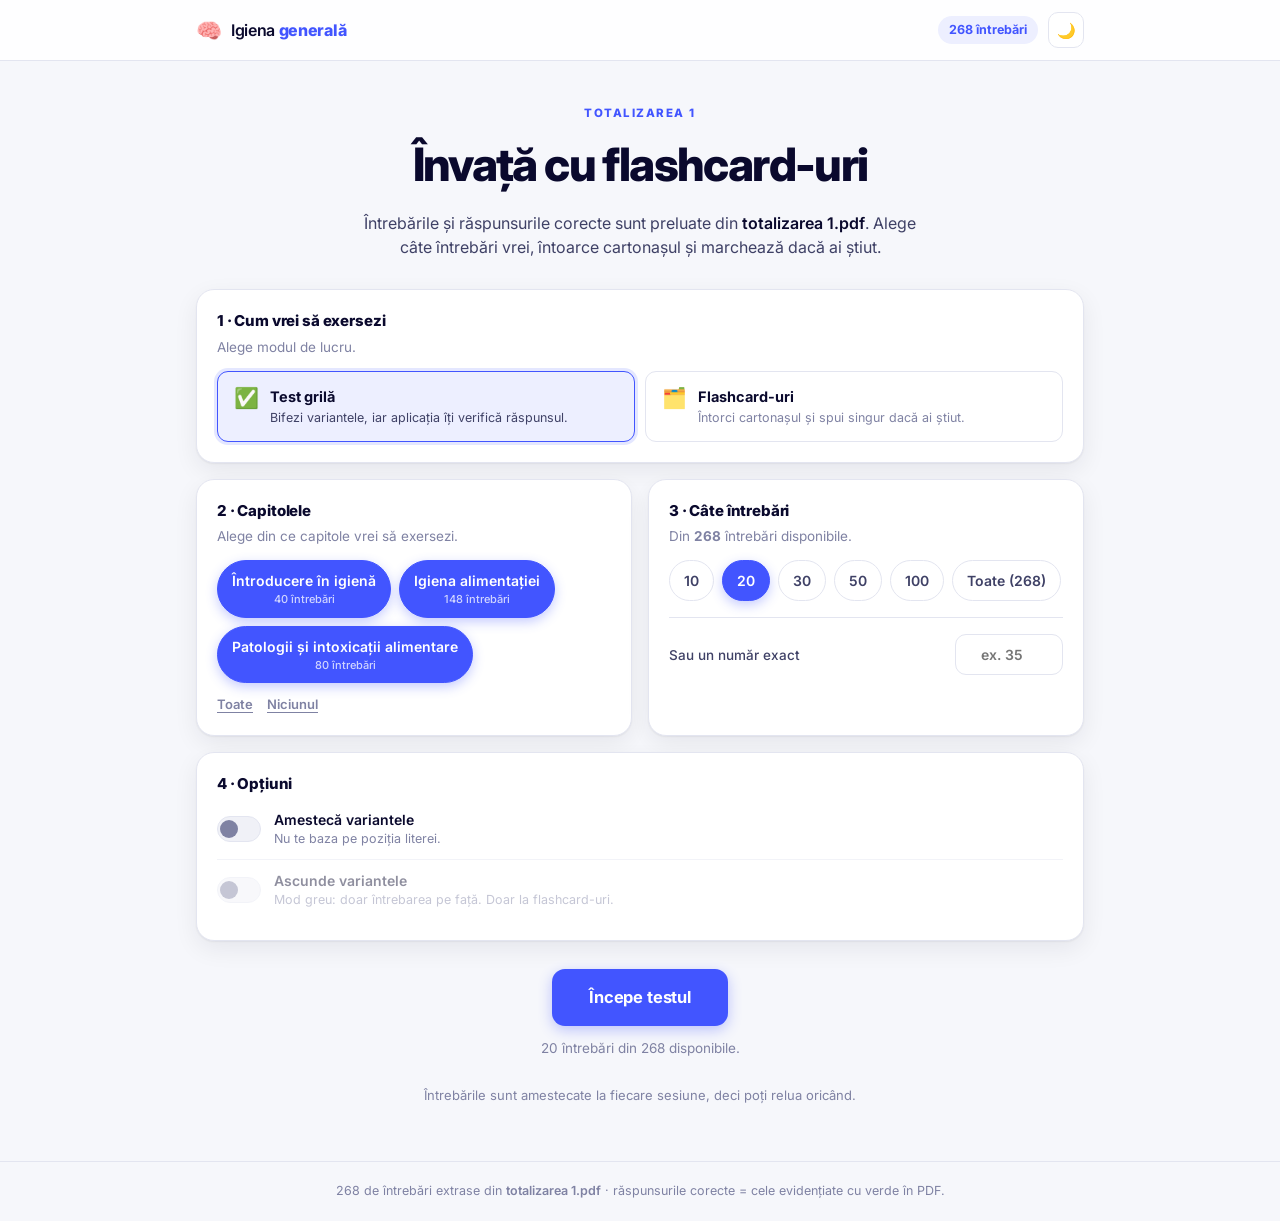
<file: index.html>
<!doctype html>
<html lang="ro">
<head>
<meta charset="utf-8">
<meta name="viewport" content="width=device-width, initial-scale=1, viewport-fit=cover">
<title>Igiena generală — Totalizarea 1</title>
<meta name="description" content="Flashcard-uri pentru totalizarea 1 la Igiena generală: 268 de întrebări cu răspunsurile corecte.">
<meta name="theme-color" content="#4255ff">
<link rel="icon" href="data:image/svg+xml,<svg xmlns='http://www.w3.org/2000/svg' viewBox='0 0 100 100'><text y='.9em' font-size='90'>🧠</text></svg>">
<link rel="preconnect" href="https://fonts.googleapis.com">
<link rel="preconnect" href="https://fonts.gstatic.com" crossorigin>
<link rel="stylesheet" href="https://fonts.googleapis.com/css2?family=Inter:wght@400;500;600;700;800&display=swap">
<link rel="stylesheet" href="assets/style.css">
</head>
<body>
<a class="skip" href="#main">Sari la conținut</a>

<header class="topbar">
  <div class="wrap topbar-in">
    <button class="brand" id="brand" type="button" title="Înapoi la început">
      <span class="brand-mark">🧠</span>
      <span class="brand-txt">Igiena <b>generală</b></span>
    </button>
    <div class="topbar-right">
      <span class="pill" id="pill-total">268 întrebări</span>
      <button class="icon-btn" id="theme-btn" type="button" aria-label="Schimbă tema">
        <span class="theme-ico"></span>
      </button>
    </div>
  </div>
</header>

<main id="main">

<!-- ───────────── SETUP ───────────── -->
<section class="screen is-active" id="screen-setup">
  <div class="wrap">
    <div class="hero">
      <p class="eyebrow">Totalizarea 1</p>
      <h1>Învață cu flashcard-uri</h1>
      <p class="lede">Întrebările și răspunsurile corecte sunt preluate din <em>totalizarea 1.pdf</em>.
        Alege câte întrebări vrei, întoarce cartonașul și marchează dacă ai știut.</p>
    </div>

    <div class="setup-grid">
      <div class="card setup-card">
        <h2 class="setup-h">1 · Cum vrei să exersezi</h2>
        <p class="setup-sub">Alege modul de lucru.</p>
        <div class="modes" id="modes">
          <button class="mode" type="button" data-mode="quiz" aria-pressed="true">
            <span class="mode-ico">✅</span>
            <b>Test grilă</b>
            <small>Bifezi variantele, iar aplicația îți verifică răspunsul.</small>
          </button>
          <button class="mode" type="button" data-mode="flash" aria-pressed="false">
            <span class="mode-ico">🗂️</span>
            <b>Flashcard-uri</b>
            <small>Întorci cartonașul și spui singur dacă ai știut.</small>
          </button>
        </div>
      </div>

      <div class="card setup-card">
        <h2 class="setup-h">2 · Capitolele</h2>
        <p class="setup-sub">Alege din ce capitole vrei să exersezi.</p>
        <div class="chips" id="sections"></div>
        <div class="chip-tools">
          <button class="link-btn" type="button" data-sections="all">Toate</button>
          <button class="link-btn" type="button" data-sections="none">Niciunul</button>
        </div>
      </div>

      <div class="card setup-card">
        <h2 class="setup-h">3 · Câte întrebări</h2>
        <p class="setup-sub">Din <b id="pool-count">268</b> întrebări disponibile.</p>
        <div class="chips" id="counts"></div>
        <label class="custom-row">
          <span>Sau un număr exact</span>
          <input type="number" id="custom-count" min="1" step="1" inputmode="numeric" placeholder="ex. 35">
        </label>
      </div>

      <div class="card setup-card">
        <h2 class="setup-h">4 · Opțiuni</h2>
        <label class="switch">
          <input type="checkbox" id="opt-shuffle-opts">
          <span class="track"><span class="thumb"></span></span>
          <span class="switch-txt"><b>Amestecă variantele</b><small>Nu te baza pe poziția literei.</small></span>
        </label>
        <label class="switch">
          <input type="checkbox" id="opt-hide-opts">
          <span class="track"><span class="thumb"></span></span>
          <span class="switch-txt"><b>Ascunde variantele</b><small>Mod greu: doar întrebarea pe față. Doar la flashcard-uri.</small></span>
        </label>
      </div>
    </div>

    <div class="start-row">
      <button class="btn btn-primary btn-lg" id="start-btn" type="button">Începe sesiunea</button>
      <p class="start-note" id="start-note"></p>
    </div>

    <p class="foot-note">Întrebările sunt amestecate la fiecare sesiune, deci poți relua oricând.</p>
  </div>
</section>

<!-- ───────────── STUDY ───────────── -->
<section class="screen" id="screen-study">
  <div class="wrap study-wrap">
    <div class="study-head">
      <button class="icon-btn ghost" id="quit-btn" type="button" aria-label="Termină sesiunea">✕</button>
      <div class="progress">
        <div class="progress-bar"><span id="progress-fill"></span></div>
        <div class="progress-txt">
          <span id="progress-count">1 / 20</span>
        </div>
      </div>
    </div>

    <div class="flip" id="flip">
      <div class="flip-in" id="flip-in">
        <!-- FAȚĂ -->
        <article class="card face face-front" id="face-front">
          <div class="face-top">
            <span class="badge" id="q-type">CS</span>
            <span class="q-section" id="q-section"></span>
            <span class="q-num" id="q-num">#1</span>
          </div>
          <div class="face-body">
            <h2 class="q-text" id="q-text"></h2>
            <figure class="q-fig" id="q-fig" hidden><img id="q-img" alt="Imagine din întrebare"></figure>
            <p class="pick-hint" id="pick-hint" hidden></p>
            <ul class="opts" id="q-opts"></ul>
          </div>
          <div class="face-foot">
            <button class="btn btn-primary" id="reveal-btn" type="button">Verifică răspunsul</button>
            <span class="hint" id="reveal-hint">sau apasă <kbd>Space</kbd></span>
          </div>
        </article>

        <!-- VERSO -->
        <article class="card face face-back" id="face-back">
          <div class="face-top">
            <span class="badge badge-ans">Răspuns</span>
            <span class="q-section" id="a-section"></span>
            <span class="q-num" id="a-num">#1</span>
          </div>
          <div class="face-body">
            <p class="verdict" id="verdict" hidden></p>
            <h3 class="a-q" id="a-q"></h3>
            <figure class="q-fig" id="a-fig" hidden><img id="a-img" alt="Imagine din întrebare"></figure>
            <ul class="opts opts-ans" id="a-opts"></ul>
            <p class="note" id="a-note" hidden></p>
          </div>
          <div class="face-foot grade" id="grade-foot">
            <button class="btn btn-bad" id="bad-btn" type="button">
              <span class="btn-ico">✕</span> Nu am știut
            </button>
            <button class="btn btn-ok" id="ok-btn" type="button">
              <span class="btn-ico">✓</span> Am știut
            </button>
          </div>
          <div class="face-foot" id="next-foot" hidden>
            <button class="btn btn-primary" id="next-btn" type="button">Următoarea întrebare</button>
            <span class="hint">sau apasă <kbd>Enter</kbd></span>
          </div>
        </article>
      </div>
    </div>

    <p class="kbd-help" id="kbd-help"></p>
  </div>
</section>

<!-- ───────────── RESULTS ───────────── -->
<section class="screen" id="screen-results">
  <div class="wrap">
    <div class="card result-card">
      <p class="eyebrow" id="res-eyebrow">Sesiune terminată</p>
      <h1 class="res-title" id="res-title">Bravo!</h1>

      <div class="ring-wrap">
        <svg class="ring" viewBox="0 0 120 120" aria-hidden="true">
          <circle class="ring-bg" cx="60" cy="60" r="52"></circle>
          <circle class="ring-fg" cx="60" cy="60" r="52" id="ring-fg"></circle>
        </svg>
        <div class="ring-mid">
          <span class="ring-pct" id="res-pct">0%</span>
          <span class="ring-lab">corect</span>
        </div>
      </div>

      <div class="score-row">
        <div class="score ok">
          <b id="res-known">0</b>
          <span>Știute</span>
        </div>
        <div class="score bad">
          <b id="res-unknown">0</b>
          <span>Greșite</span>
        </div>
        <div class="score tot">
          <b id="res-total">0</b>
          <span>Total</span>
        </div>
      </div>

      <div class="res-actions">
        <button class="btn btn-primary btn-lg" id="again-btn" type="button">Încă o sesiune</button>
        <button class="btn btn-soft" id="retry-wrong-btn" type="button">Repetă greșelile</button>
        <button class="btn btn-soft" id="review-btn" type="button">Vezi greșelile</button>
        <button class="btn btn-ghost" id="home-btn" type="button">Schimbă setările</button>
      </div>
    </div>
  </div>
</section>

<!-- ───────────── REVIEW ───────────── -->
<section class="screen" id="screen-review">
  <div class="wrap">
    <div class="review-head">
      <h1>Întrebările greșite</h1>
      <button class="btn btn-soft" id="back-res-btn" type="button">← Înapoi la rezultate</button>
    </div>
    <div id="review-list" class="review-list"></div>
  </div>
</section>

</main>

<footer class="site-foot">
  <div class="wrap">
    <p>268 de întrebări extrase din <em>totalizarea 1.pdf</em> · răspunsurile corecte = cele evidențiate cu verde în PDF.</p>
  </div>
</footer>

<script src="assets/data.js"></script>
<script src="assets/app.js"></script>
</body>
</html>
</file>
<file: assets/style.css>
/* Igiena generală — Quizlet-inspired study site */

:root {
  --indigo:      #4255ff;
  --indigo-dark: #2f3fd4;
  --indigo-soft: #edefff;
  --yellow:      #ffcd1f;
  --green:       #1a9e5f;
  --green-soft:  #e4f7ed;
  --red:         #e2445c;
  --red-soft:    #fdeaed;

  --bg:        #f6f7fb;
  --surface:   #ffffff;
  --surface-2: #f0f1f7;
  --ink:       #0a092d;
  --ink-2:     #3f4166;
  --ink-3:     #7f82a3;
  --line:      #e3e5f0;

  --radius:    18px;
  --radius-sm: 11px;
  --shadow:    0 1px 2px rgba(10,9,45,.06), 0 8px 24px rgba(10,9,45,.07);
  --shadow-lg: 0 2px 6px rgba(10,9,45,.07), 0 22px 54px rgba(10,9,45,.14);
  --wrap: 920px;
}

:root[data-theme="dark"] {
  --indigo-soft: #23264d;
  --green-soft:  #12301f;
  --red-soft:    #3a1a22;
  --bg:        #0a092d;
  --surface:   #141438;
  --surface-2: #1d1d49;
  --ink:       #f4f5ff;
  --ink-2:     #c0c2e4;
  --ink-3:     #8d90bb;
  --line:      #2a2a5c;
  --shadow:    0 1px 2px rgba(0,0,0,.3), 0 8px 24px rgba(0,0,0,.35);
  --shadow-lg: 0 2px 6px rgba(0,0,0,.35), 0 22px 54px rgba(0,0,0,.5);
}

* { box-sizing: border-box; }

/* Several components below set `display`, which would otherwise out-specify the
   `hidden` attribute and leave elements on screen after JS hides them. */
[hidden] { display: none !important; }

html { -webkit-text-size-adjust: 100%; }

body {
  margin: 0;
  font-family: Inter, -apple-system, BlinkMacSystemFont, "Segoe UI", Roboto, sans-serif;
  background: var(--bg);
  color: var(--ink);
  line-height: 1.5;
  -webkit-font-smoothing: antialiased;
  display: flex;
  flex-direction: column;
  min-height: 100vh;
  min-height: 100dvh;
}

.wrap { width: 100%; max-width: var(--wrap); margin: 0 auto; padding: 0 16px; }

.skip {
  position: absolute; left: -9999px; top: 0; z-index: 99;
  background: var(--indigo); color: #fff; padding: 10px 16px; border-radius: 0 0 8px 0;
}
.skip:focus { left: 0; }

/* ── top bar ───────────────────────────────── */
.topbar {
  position: sticky; top: 0; z-index: 20;
  background: color-mix(in srgb, var(--surface) 86%, transparent);
  backdrop-filter: saturate(180%) blur(12px);
  border-bottom: 1px solid var(--line);
}
.topbar-in { display: flex; align-items: center; justify-content: space-between; height: 60px; gap: 12px; }

.brand {
  display: flex; align-items: center; gap: 9px;
  background: none; border: 0; padding: 4px; margin-left: -4px;
  font: inherit; color: var(--ink); cursor: pointer; border-radius: 10px;
}
.brand-mark { font-size: 21px; line-height: 1; }
.brand-txt { font-weight: 600; letter-spacing: -.02em; font-size: 16px; }
.brand-txt b { font-weight: 800; color: var(--indigo); }

.topbar-right { display: flex; align-items: center; gap: 10px; }

.pill {
  background: var(--indigo-soft); color: var(--indigo);
  font-size: 12.5px; font-weight: 700; padding: 5px 11px; border-radius: 999px;
  white-space: nowrap;
}
:root[data-theme="dark"] .pill { color: #aab2ff; }

.icon-btn {
  width: 36px; height: 36px; display: grid; place-items: center;
  border: 1px solid var(--line); background: var(--surface); color: var(--ink);
  border-radius: 10px; cursor: pointer; font-size: 15px; line-height: 1;
  transition: background .15s, border-color .15s, transform .12s;
}
.icon-btn:hover { background: var(--surface-2); }
.icon-btn:active { transform: scale(.94); }
.icon-btn.ghost { border-color: transparent; background: transparent; color: var(--ink-3); font-size: 17px; }
.icon-btn.ghost:hover { background: var(--surface-2); color: var(--ink); }
.theme-ico::before { content: "🌙"; }
:root[data-theme="dark"] .theme-ico::before { content: "☀️"; }

/* ── screens ───────────────────────────────── */
main { flex: 1; }
/* Mid-flip the perspective projection makes the card wider than its box, which would
   briefly push a horizontal scrollbar onto narrow screens. `clip` (not `hidden`) trims it
   without creating a scroll container, so the sticky header keeps working. The clip margin
   leaves the card's shadow room to breathe. */
.screen { display: none; padding: 30px 0 56px; overflow-x: clip; overflow-clip-margin: 16px; }
.screen.is-active { display: block; animation: fade .32s ease both; }
@keyframes fade { from { opacity: 0; transform: translateY(8px); } to { opacity: 1; transform: none; } }

.card {
  background: var(--surface);
  border: 1px solid var(--line);
  border-radius: var(--radius);
  box-shadow: var(--shadow);
}

/* ── hero ──────────────────────────────────── */
.hero { text-align: center; margin: 14px 0 30px; }
.eyebrow {
  margin: 0 0 8px; text-transform: uppercase; letter-spacing: .13em;
  font-size: 11.5px; font-weight: 800; color: var(--indigo);
}
:root[data-theme="dark"] .eyebrow { color: #aab2ff; }
.hero h1 { margin: 0 0 12px; font-size: clamp(30px, 6.4vw, 46px); letter-spacing: -.035em; font-weight: 800; }
.lede { margin: 0 auto; max-width: 560px; color: var(--ink-2); font-size: 16px; }
.lede em { color: var(--ink); font-style: normal; font-weight: 600; }

/* ── setup ─────────────────────────────────── */
.setup-grid { display: grid; gap: 16px; grid-template-columns: 1fr; }
@media (min-width: 760px) { .setup-grid { grid-template-columns: 1fr 1fr; }
  .setup-grid > :first-child, .setup-grid > :last-child { grid-column: 1 / -1; } }

.setup-card { padding: 20px; }
.setup-h { margin: 0 0 4px; font-size: 15px; font-weight: 800; letter-spacing: -.01em; }
.setup-sub { margin: 0 0 14px; font-size: 13.5px; color: var(--ink-3); }

.chips { display: flex; flex-wrap: wrap; gap: 8px; }
.chip {
  border: 1.5px solid var(--line); background: var(--surface);
  color: var(--ink-2); font: inherit; font-size: 14px; font-weight: 600;
  padding: 9px 14px; border-radius: 999px; cursor: pointer;
  transition: all .15s;
}
.chip:hover { border-color: var(--indigo); color: var(--indigo); }
.chip[aria-pressed="true"] {
  background: var(--indigo); border-color: var(--indigo); color: #fff;
  box-shadow: 0 4px 12px rgba(66,85,255,.3);
}
.chip small { display: block; font-size: 11px; font-weight: 500; opacity: .75; }

.chip-tools { display: flex; gap: 14px; margin-top: 12px; }
.link-btn {
  background: none; border: 0; padding: 0; font: inherit; font-size: 13px; font-weight: 600;
  color: var(--ink-3); cursor: pointer; text-decoration: underline; text-underline-offset: 3px;
}
.link-btn:hover { color: var(--indigo); }

.custom-row {
  display: flex; align-items: center; justify-content: space-between; gap: 12px;
  margin-top: 16px; padding-top: 16px; border-top: 1px solid var(--line);
  font-size: 13.5px; color: var(--ink-2); font-weight: 500;
}
.custom-row input {
  width: 108px; padding: 9px 12px; font: inherit; font-size: 14px; font-weight: 600;
  border: 1.5px solid var(--line); border-radius: var(--radius-sm);
  background: var(--surface); color: var(--ink); text-align: center;
}
.custom-row input:focus { outline: 0; border-color: var(--indigo); }

.switch { display: flex; align-items: center; gap: 13px; padding: 10px 0; cursor: pointer; }
.switch + .switch { border-top: 1px solid var(--line); }
.switch input { position: absolute; opacity: 0; pointer-events: none; }
.track {
  flex: none; width: 44px; height: 26px; border-radius: 999px;
  background: var(--surface-2); border: 1.5px solid var(--line);
  display: flex; align-items: center; padding: 2px; transition: background .2s, border-color .2s;
}
.thumb {
  width: 18px; height: 18px; border-radius: 50%; background: var(--ink-3);
  transition: transform .2s cubic-bezier(.4,0,.2,1), background .2s;
}
.switch input:checked + .track { background: var(--indigo); border-color: var(--indigo); }
.switch input:checked + .track .thumb { transform: translateX(18px); background: #fff; }
.switch input:focus-visible + .track { outline: 2px solid var(--indigo); outline-offset: 2px; }
.switch-txt b { display: block; font-size: 14px; font-weight: 600; }
.switch-txt small { display: block; font-size: 12.5px; color: var(--ink-3); }

.start-row { text-align: center; margin: 28px 0 0; }
.start-note { margin: 12px 0 0; font-size: 13.5px; color: var(--ink-3); min-height: 20px; }
.foot-note { margin: 28px 0 0; text-align: center; font-size: 13px; color: var(--ink-3); }

/* ── buttons ───────────────────────────────── */
.btn {
  display: inline-flex; align-items: center; justify-content: center; gap: 8px;
  font: inherit; font-size: 15px; font-weight: 700; letter-spacing: -.01em;
  padding: 12px 22px; border-radius: var(--radius-sm);
  border: 1.5px solid transparent; cursor: pointer;
  transition: transform .12s, box-shadow .15s, background .15s, border-color .15s;
}
.btn:active { transform: translateY(1px) scale(.99); }
.btn:disabled { opacity: .45; cursor: not-allowed; }
.btn-lg { font-size: 16.5px; padding: 15px 36px; border-radius: 13px; }

.btn-primary { background: var(--indigo); color: #fff; box-shadow: 0 4px 14px rgba(66,85,255,.32); }
.btn-primary:hover:not(:disabled) { background: var(--indigo-dark); box-shadow: 0 6px 20px rgba(66,85,255,.42); }

.btn-soft { background: var(--surface-2); color: var(--ink); border-color: var(--line); }
.btn-soft:hover { border-color: var(--indigo); color: var(--indigo); }

.btn-ghost { background: transparent; color: var(--ink-3); }
.btn-ghost:hover { color: var(--ink); background: var(--surface-2); }

.btn-ok  { background: var(--green); color: #fff; box-shadow: 0 4px 14px rgba(26,158,95,.3); }
.btn-ok:hover  { filter: brightness(1.07); }
.btn-bad { background: var(--red); color: #fff; box-shadow: 0 4px 14px rgba(226,68,92,.3); }
.btn-bad:hover { filter: brightness(1.07); }
.btn-ico { font-size: 13px; }

kbd {
  font-family: ui-monospace, SFMono-Regular, Menlo, monospace; font-size: 11.5px;
  background: var(--surface-2); border: 1px solid var(--line); border-bottom-width: 2px;
  border-radius: 5px; padding: 2px 6px; color: var(--ink-2);
}

/* ── study head ────────────────────────────── */
.study-wrap { max-width: 760px; }
.study-head { display: flex; align-items: center; gap: 14px; margin-bottom: 18px; }
.progress { flex: 1; }
.progress-bar { height: 7px; background: var(--surface-2); border-radius: 999px; overflow: hidden; }
.progress-bar span {
  display: block; height: 100%; width: 0;
  background: linear-gradient(90deg, var(--indigo), #7b87ff);
  border-radius: 999px; transition: width .35s cubic-bezier(.4,0,.2,1);
}
.progress-txt {
  margin-top: 7px; font-size: 12.5px; color: var(--ink-3); font-weight: 600;
}

/* ── flip card ─────────────────────────────── */
.flip { perspective: 1800px; }
.flip-in {
  position: relative;
  transform-style: preserve-3d;
  transition: transform .55s cubic-bezier(.4,.05,.2,1);
}
.flip.flipped .flip-in { transform: rotateX(180deg); }

.face {
  display: flex; flex-direction: column;
  backface-visibility: hidden; -webkit-backface-visibility: hidden;
  box-shadow: var(--shadow-lg);
  min-height: 420px;
  padding: 20px 22px 18px;
}
.face-back {
  position: absolute; inset: 0;
  transform: rotateX(180deg);
}
/* While a face is hidden it must not catch clicks or trap focus. */
.flip:not(.flipped) .face-back,
.flip.flipped .face-front { visibility: hidden; }

.face-top {
  display: flex; align-items: center; gap: 10px;
  padding-bottom: 14px; border-bottom: 1px solid var(--line); margin-bottom: 16px;
}
.badge {
  font-size: 11px; font-weight: 800; letter-spacing: .06em;
  background: var(--indigo-soft); color: var(--indigo);
  padding: 4px 9px; border-radius: 6px;
}
:root[data-theme="dark"] .badge { color: #aab2ff; }
.badge-ans { background: var(--green-soft); color: var(--green); }
:root[data-theme="dark"] .badge-ans { color: #5fd79a; }
.q-section {
  flex: 1; min-width: 0; font-size: 12.5px; color: var(--ink-3); font-weight: 600;
  overflow: hidden; text-overflow: ellipsis; white-space: nowrap;
}
.q-num { font-size: 12.5px; color: var(--ink-3); font-weight: 700; }

.face-body { flex: 1; overflow-y: auto; }
.q-text {
  margin: 0 0 16px; font-size: clamp(18px, 3.2vw, 22px);
  font-weight: 700; letter-spacing: -.022em; line-height: 1.32;
}
.a-q { margin: 0 0 14px; font-size: 15px; font-weight: 600; color: var(--ink-3); line-height: 1.4; }

.q-fig { margin: 0 0 16px; text-align: center; }
.q-fig img {
  max-width: 100%; max-height: 240px; border-radius: var(--radius-sm);
  border: 1px solid var(--line); background: #fff;
}

.opts { list-style: none; margin: 0; padding: 0; display: grid; gap: 8px; }
.opts li {
  display: flex; gap: 11px; align-items: flex-start;
  padding: 11px 14px; border-radius: var(--radius-sm);
  background: var(--surface-2); font-size: 14.5px; color: var(--ink-2); line-height: 1.42;
}
.opts .key {
  flex: none; width: 22px; height: 22px; border-radius: 50%;
  display: grid; place-items: center; font-size: 11.5px; font-weight: 800;
  background: var(--surface); color: var(--ink-3); border: 1px solid var(--line);
}
.opts sub, .opts sup, .q-text sub, .q-text sup { font-size: .72em; }

.opts-ans li.right {
  background: var(--green-soft); color: var(--ink);
  font-weight: 600; box-shadow: inset 0 0 0 1.5px var(--green);
}
.opts-ans li.right .key { background: var(--green); color: #fff; border-color: var(--green); }
.opts-ans li.wrong { opacity: .62; }

.note {
  margin: 16px 0 0; padding: 12px 14px; border-radius: var(--radius-sm);
  background: color-mix(in srgb, var(--yellow) 18%, var(--surface));
  border-left: 3px solid var(--yellow);
  font-size: 13.5px; color: var(--ink-2);
}

.face-foot { padding-top: 16px; border-top: 1px solid var(--line); margin-top: 16px; text-align: center; }
.face-foot .hint { display: block; margin-top: 9px; font-size: 12px; color: var(--ink-3); }
.face-foot.grade { display: flex; gap: 10px; }
.face-foot.grade .btn { flex: 1; }

.kbd-help { margin: 18px 0 0; text-align: center; font-size: 12.5px; color: var(--ink-3); }
@media (max-width: 620px) { .kbd-help { display: none; } }

/* ── results ───────────────────────────────── */
.result-card { max-width: 520px; margin: 10px auto 0; padding: 34px 26px; text-align: center; }
.res-title { margin: 0 0 22px; font-size: clamp(26px, 5.4vw, 34px); letter-spacing: -.03em; font-weight: 800; }

.ring-wrap { position: relative; width: 190px; height: 190px; margin: 0 auto 26px; }
.ring { width: 100%; height: 100%; transform: rotate(-90deg); }
.ring circle { fill: none; stroke-width: 11; stroke-linecap: round; }
.ring-bg { stroke: var(--surface-2); }
.ring-fg {
  stroke: var(--indigo);
  stroke-dasharray: 326.7;      /* 2πr, r = 52 */
  stroke-dashoffset: 326.7;
  transition: stroke-dashoffset 1s cubic-bezier(.4,0,.2,1), stroke .4s;
}
.ring-mid {
  position: absolute; inset: 0; display: grid; place-content: center; gap: 2px;
}
.ring-pct { font-size: 44px; font-weight: 800; letter-spacing: -.04em; line-height: 1; }
.ring-lab { font-size: 12.5px; color: var(--ink-3); font-weight: 600; text-transform: uppercase; letter-spacing: .1em; }

.score-row { display: grid; grid-template-columns: repeat(3, 1fr); gap: 10px; margin-bottom: 26px; }
.score { padding: 14px 6px; border-radius: var(--radius-sm); background: var(--surface-2); }
.score b { display: block; font-size: 26px; font-weight: 800; letter-spacing: -.03em; }
.score span { font-size: 12px; color: var(--ink-3); font-weight: 600; }
.score.ok  { background: var(--green-soft); } .score.ok b  { color: var(--green); }
.score.bad { background: var(--red-soft);   } .score.bad b { color: var(--red); }

.res-actions { display: grid; gap: 9px; }
@media (min-width: 440px) {
  .res-actions { grid-template-columns: 1fr 1fr; }
  .res-actions > :first-child { grid-column: 1 / -1; }
  .res-actions > :last-child  { grid-column: 1 / -1; }
}

/* ── review ────────────────────────────────── */
.review-head {
  display: flex; flex-wrap: wrap; gap: 12px; align-items: center; justify-content: space-between;
  margin-bottom: 20px;
}
.review-head h1 { margin: 0; font-size: clamp(22px, 4.6vw, 29px); letter-spacing: -.03em; font-weight: 800; }
.review-list { display: grid; gap: 14px; }
.review-item { padding: 18px 20px; }
.review-item .face-top { margin-bottom: 14px; }
.review-item .q-text { font-size: 16.5px; margin-bottom: 13px; }
.review-item .q-fig img { max-height: 190px; }
.review-empty { text-align: center; padding: 48px 20px; color: var(--ink-3); }

/* ── footer ────────────────────────────────── */
.site-foot { border-top: 1px solid var(--line); padding: 20px 0; margin-top: auto; }
.site-foot p { margin: 0; text-align: center; font-size: 12.5px; color: var(--ink-3); }
.site-foot em { font-style: normal; font-weight: 600; }

:focus-visible { outline: 2.5px solid var(--indigo); outline-offset: 2px; border-radius: 6px; }

@media (prefers-reduced-motion: reduce) {
  *, *::before, *::after { animation-duration: .01ms !important; transition-duration: .01ms !important; }
}

@media (max-width: 480px) {
  .face { min-height: 400px; padding: 16px 16px 14px; }
  .face-foot.grade { flex-direction: column-reverse; }
  .btn-lg { width: 100%; }
}


/* ── mode picker ───────────────────────────── */
.modes { display: grid; gap: 10px; grid-template-columns: 1fr; }
@media (min-width: 560px) { .modes { grid-template-columns: 1fr 1fr; } }

.mode {
  text-align: left; font: inherit; cursor: pointer;
  border: 1.5px solid var(--line); background: var(--surface); color: var(--ink);
  border-radius: var(--radius-sm); padding: 14px 16px;
  display: grid; grid-template-columns: auto 1fr; gap: 2px 11px;
  transition: border-color .15s, background .15s, box-shadow .15s;
}
.mode-ico { grid-row: 1 / 3; font-size: 20px; line-height: 1.2; }
.mode b { font-size: 14.5px; font-weight: 700; }
.mode small { font-size: 12.5px; color: var(--ink-3); line-height: 1.35; }
.mode:hover { border-color: var(--indigo); }
.mode[aria-pressed="true"] {
  border-color: var(--indigo); background: var(--indigo-soft);
  box-shadow: 0 0 0 3px color-mix(in srgb, var(--indigo) 14%, transparent);
}
.mode[aria-pressed="true"] small { color: var(--ink-2); }

.switch.is-off { opacity: .45; }

/* ── selectable options (quiz mode) ────────── */
.opts.pickable li { padding: 0; background: none; }
.opt {
  width: 100%; display: flex; gap: 11px; align-items: flex-start; text-align: left;
  font: inherit; font-size: 14.5px; line-height: 1.42; color: var(--ink-2); cursor: pointer;
  padding: 11px 14px; border-radius: var(--radius-sm);
  background: var(--surface-2); border: 1.5px solid transparent;
  transition: border-color .14s, background .14s, color .14s;
}
.opt:hover { border-color: var(--indigo); }
.opt[aria-pressed="true"] {
  border-color: var(--indigo); background: var(--indigo-soft); color: var(--ink); font-weight: 600;
}
.opt[aria-pressed="true"] .key { background: var(--indigo); color: #fff; border-color: var(--indigo); }

/* ── answer states ─────────────────────────── */
.opts-ans li.picked-wrong {
  background: var(--red-soft); color: var(--ink);
  box-shadow: inset 0 0 0 1.5px var(--red);
}
.opts-ans li.picked-wrong .key { background: var(--red); color: #fff; border-color: var(--red); }
.opts-ans li.missed { box-shadow: inset 0 0 0 1.5px var(--green); background: transparent; }

.tag {
  margin-left: auto; flex: none; align-self: center;
  font-size: 10.5px; font-weight: 800; letter-spacing: .04em; text-transform: uppercase;
  padding: 3px 7px; border-radius: 5px; white-space: nowrap;
}
.tag-you    { background: var(--red);   color: #fff; }
.tag-you-ok { background: var(--green); color: #fff; }
.tag-miss   { background: color-mix(in srgb, var(--green) 20%, var(--surface)); color: var(--green); }
:root[data-theme="dark"] .tag-miss { color: #5fd79a; }

.verdict {
  margin: 0 0 14px; padding: 11px 14px; border-radius: var(--radius-sm);
  font-size: 14.5px; font-weight: 700; display: flex; align-items: center; gap: 9px;
}
.verdict.ok  { background: var(--green-soft); color: var(--green); }
.verdict.bad { background: var(--red-soft);   color: var(--red); }
:root[data-theme="dark"] .verdict.ok  { color: #5fd79a; }
:root[data-theme="dark"] .verdict.bad { color: #ff8095; }
.verdict small { font-weight: 500; color: var(--ink-2); font-size: 13px; }

.pick-hint { margin: 0 0 12px; font-size: 12.5px; color: var(--ink-3); font-weight: 600; }

/* review: show what was picked */
.review-item .verdict { margin-bottom: 12px; }
</file>
